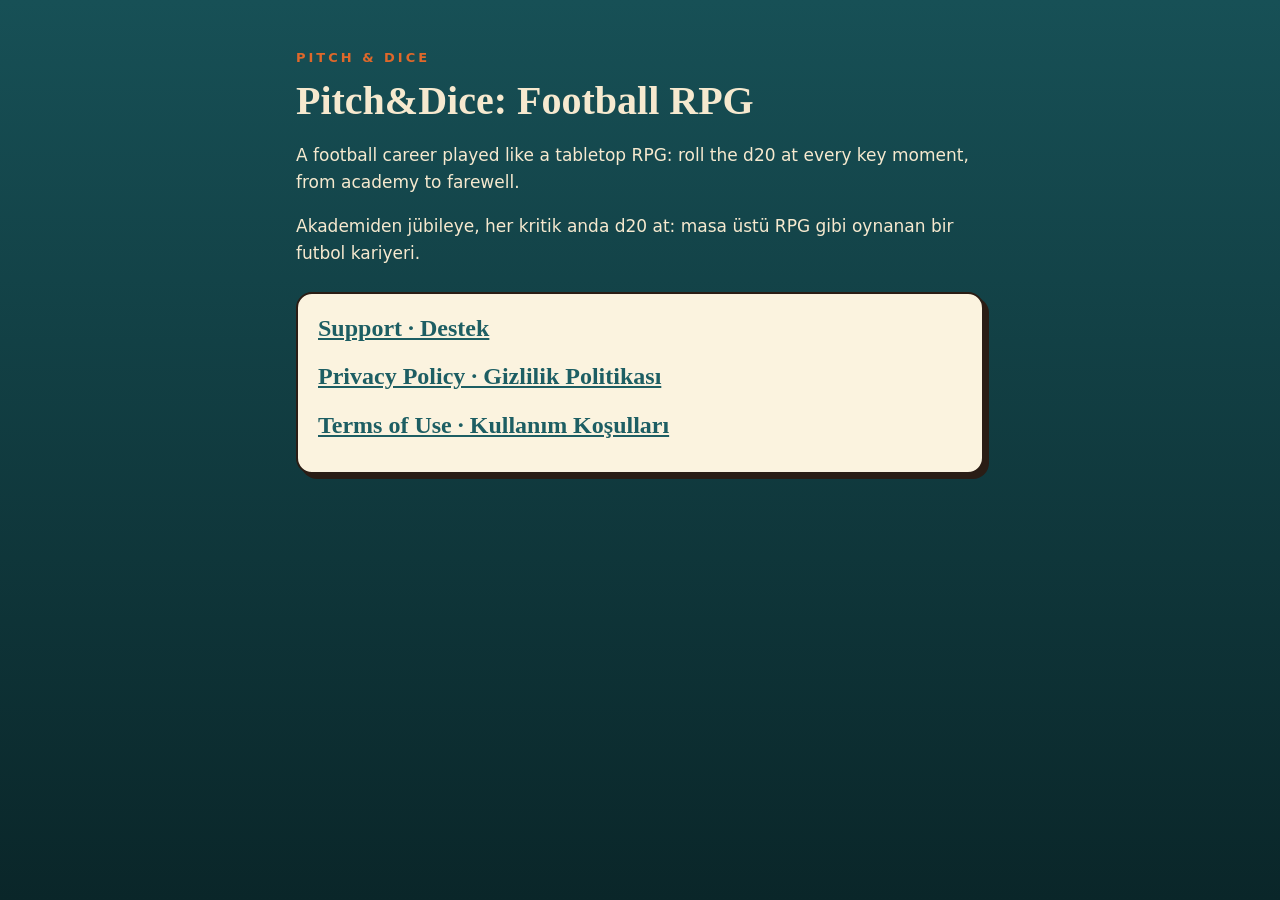
<file: index.html>
<!doctype html>
<html lang="en">
<head>
<meta charset="utf-8">
<meta name="viewport" content="width=device-width, initial-scale=1">
<title>Pitch&amp;Dice: Football RPG</title>
<link rel="stylesheet" href="style.css">
</head>
<body>
<main>
  <p class="eyebrow">PITCH &amp; DICE</p>
  <h1>Pitch&amp;Dice: Football RPG</h1>
  <p>A football career played like a tabletop RPG: roll the d20 at every key moment, from academy to farewell.</p>
  <p>Akademiden jübileye, her kritik anda d20 at: masa üstü RPG gibi oynanan bir futbol kariyeri.</p>
  <section class="card">
    <h2><a href="support.html">Support · Destek</a></h2>
    <h2><a href="privacy.html">Privacy Policy · Gizlilik Politikası</a></h2>
    <h2><a href="terms.html">Terms of Use · Kullanım Koşulları</a></h2>
  </section>
</main>
</body>
</html>
</file>
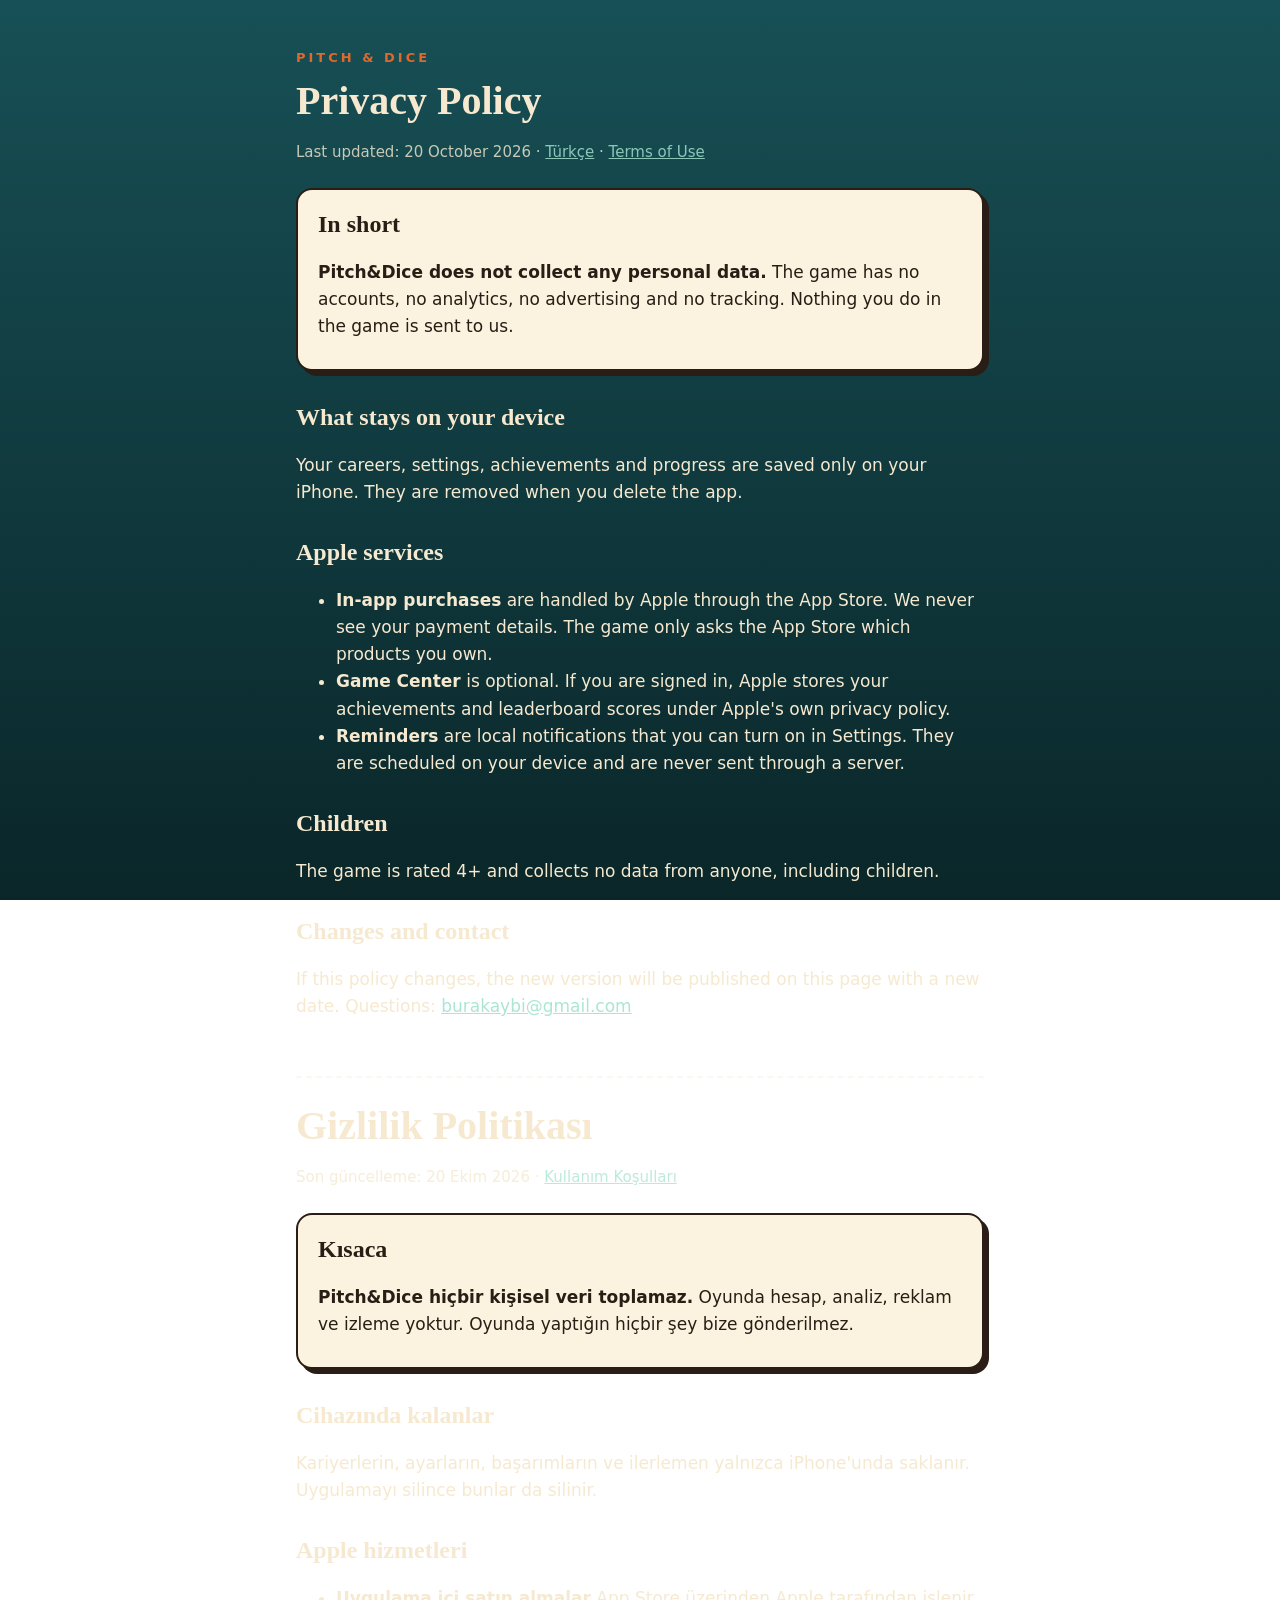
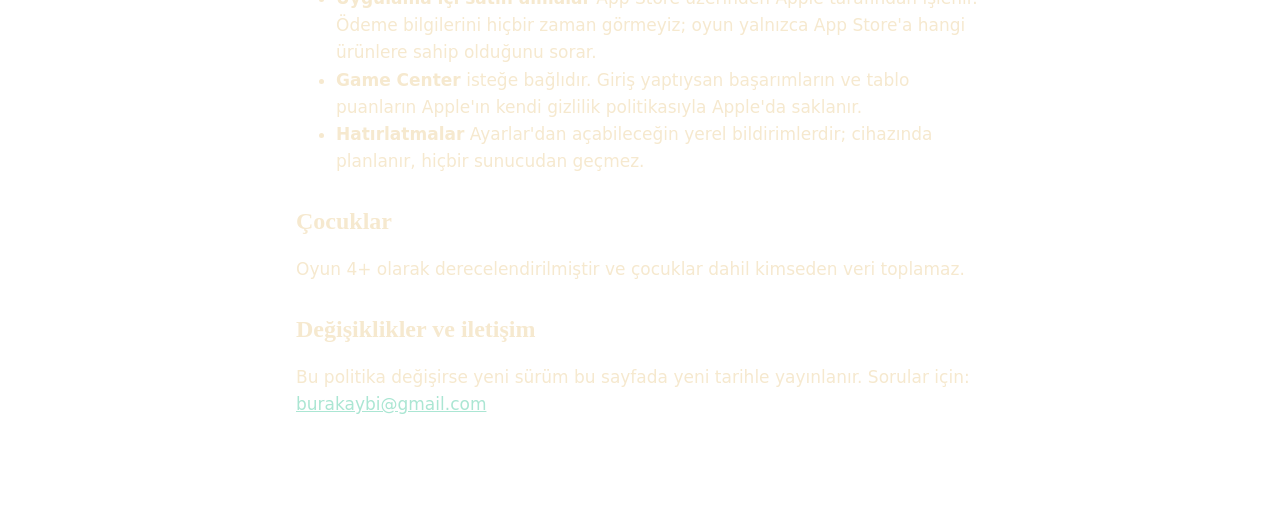
<file: privacy.html>
<!doctype html>
<html lang="en">
<head>
<meta charset="utf-8">
<meta name="viewport" content="width=device-width, initial-scale=1">
<title>Pitch&amp;Dice: Privacy Policy</title>
<link rel="stylesheet" href="style.css">
</head>
<body>
<main>
  <p class="eyebrow">PITCH &amp; DICE</p>
  <h1>Privacy Policy</h1>
  <p class="meta">Last updated: 20 October 2026 · <a href="#tr">Türkçe</a> · <a href="terms.html">Terms of Use</a></p>

  <section class="card">
    <h2>In short</h2>
    <p><strong>Pitch&amp;Dice does not collect any personal data.</strong> The game has no accounts, no analytics,
      no advertising and no tracking. Nothing you do in the game is sent to us.</p>
  </section>

  <h2>What stays on your device</h2>
  <p>Your careers, settings, achievements and progress are saved only on your iPhone. They are removed when you delete
    the app.</p>

  <h2>Apple services</h2>
  <ul>
    <li><strong>In-app purchases</strong> are handled by Apple through the App Store. We never see your payment details.
      The game only asks the App Store which products you own.</li>
    <li><strong>Game Center</strong> is optional. If you are signed in, Apple stores your achievements and leaderboard
      scores under Apple's own privacy policy.</li>
    <li><strong>Reminders</strong> are local notifications that you can turn on in Settings. They are scheduled on your
      device and are never sent through a server.</li>
  </ul>

  <h2>Children</h2>
  <p>The game is rated 4+ and collects no data from anyone, including children.</p>

  <h2>Changes and contact</h2>
  <p>If this policy changes, the new version will be published on this page with a new date. Questions:
    <a href="mailto:burakaybi@gmail.com">burakaybi@gmail.com</a></p>

  <hr id="tr">

  <h1>Gizlilik Politikası</h1>
  <p class="meta">Son güncelleme: 20 Ekim 2026 · <a href="terms.html">Kullanım Koşulları</a></p>

  <section class="card">
    <h2>Kısaca</h2>
    <p><strong>Pitch&amp;Dice hiçbir kişisel veri toplamaz.</strong> Oyunda hesap, analiz, reklam ve izleme yoktur.
      Oyunda yaptığın hiçbir şey bize gönderilmez.</p>
  </section>

  <h2>Cihazında kalanlar</h2>
  <p>Kariyerlerin, ayarların, başarımların ve ilerlemen yalnızca iPhone'unda saklanır. Uygulamayı silince bunlar da
    silinir.</p>

  <h2>Apple hizmetleri</h2>
  <ul>
    <li><strong>Uygulama içi satın almalar</strong> App Store üzerinden Apple tarafından işlenir. Ödeme bilgilerini
      hiçbir zaman görmeyiz; oyun yalnızca App Store'a hangi ürünlere sahip olduğunu sorar.</li>
    <li><strong>Game Center</strong> isteğe bağlıdır. Giriş yaptıysan başarımların ve tablo puanların Apple'ın kendi
      gizlilik politikasıyla Apple'da saklanır.</li>
    <li><strong>Hatırlatmalar</strong> Ayarlar'dan açabileceğin yerel bildirimlerdir; cihazında planlanır, hiçbir
      sunucudan geçmez.</li>
  </ul>

  <h2>Çocuklar</h2>
  <p>Oyun 4+ olarak derecelendirilmiştir ve çocuklar dahil kimseden veri toplamaz.</p>

  <h2>Değişiklikler ve iletişim</h2>
  <p>Bu politika değişirse yeni sürüm bu sayfada yeni tarihle yayınlanır. Sorular için:
    <a href="mailto:burakaybi@gmail.com">burakaybi@gmail.com</a></p>
</main>
</body>
</html>
</file>
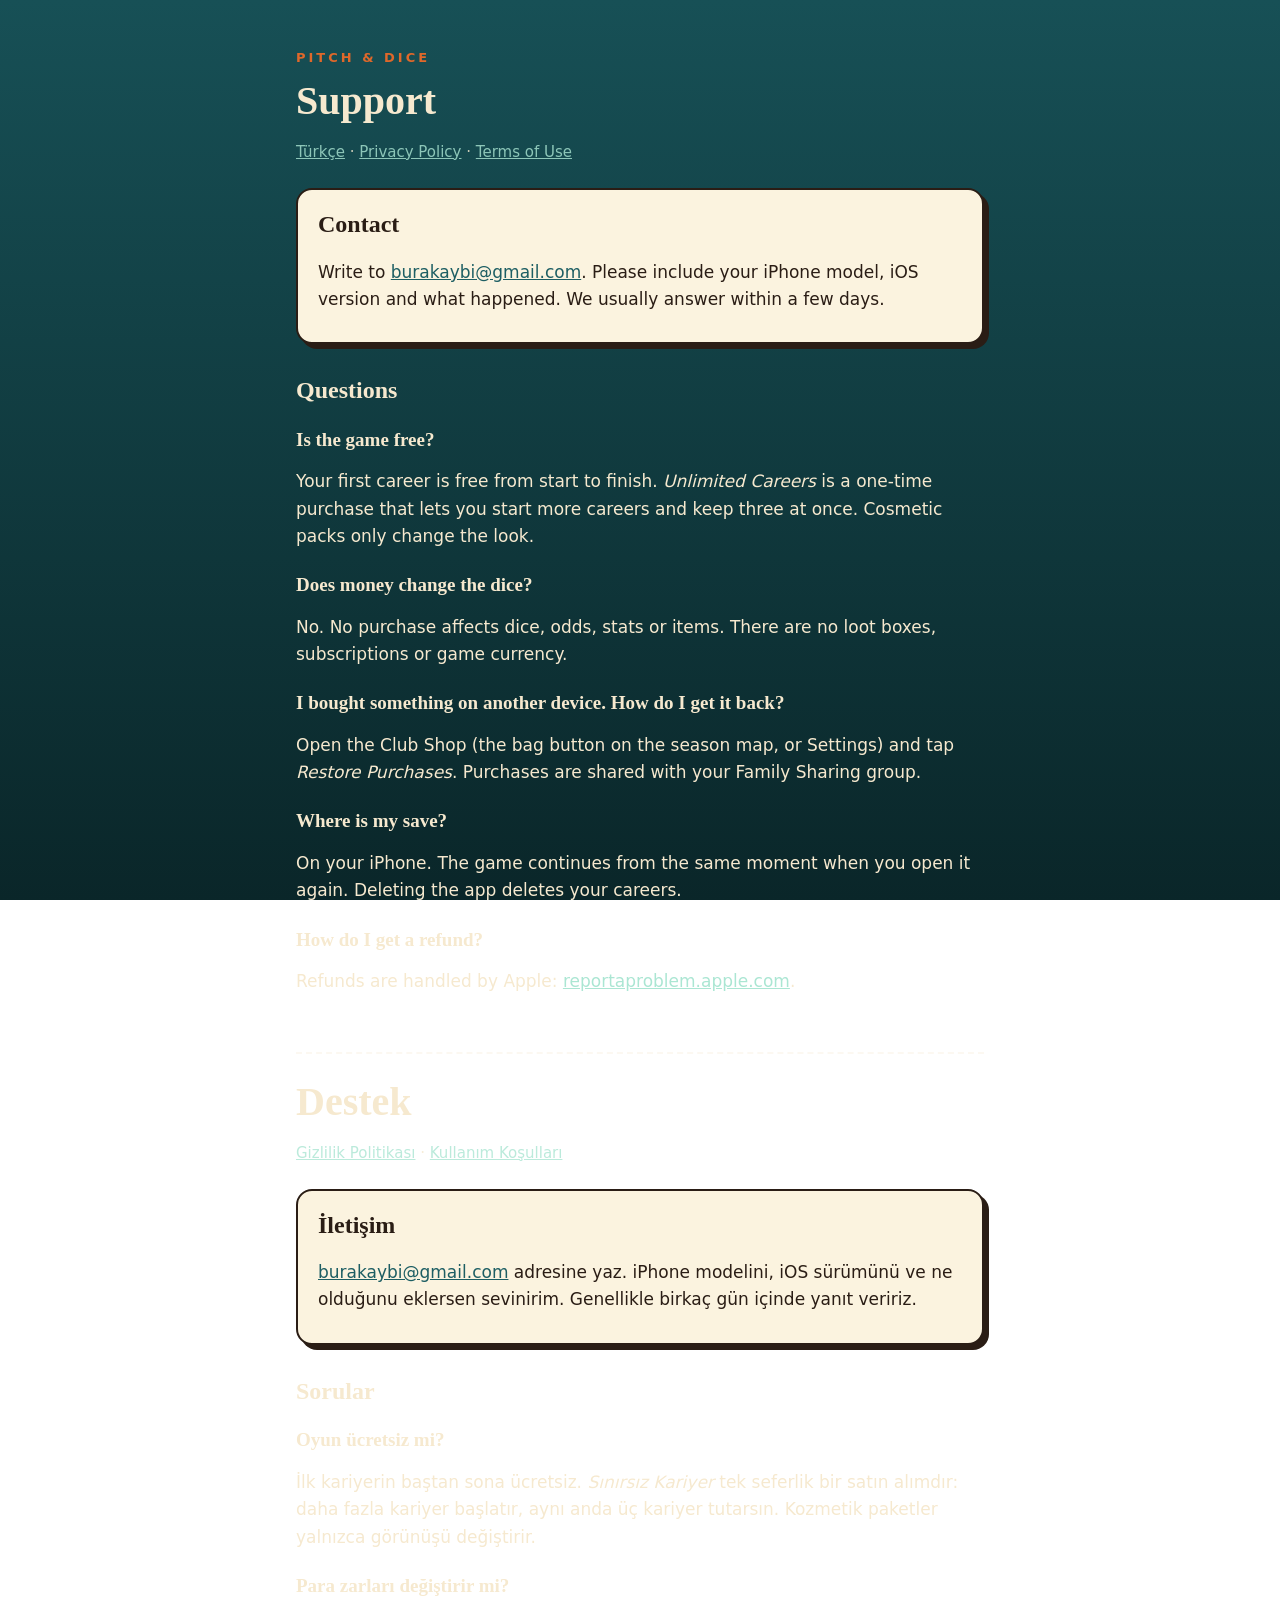
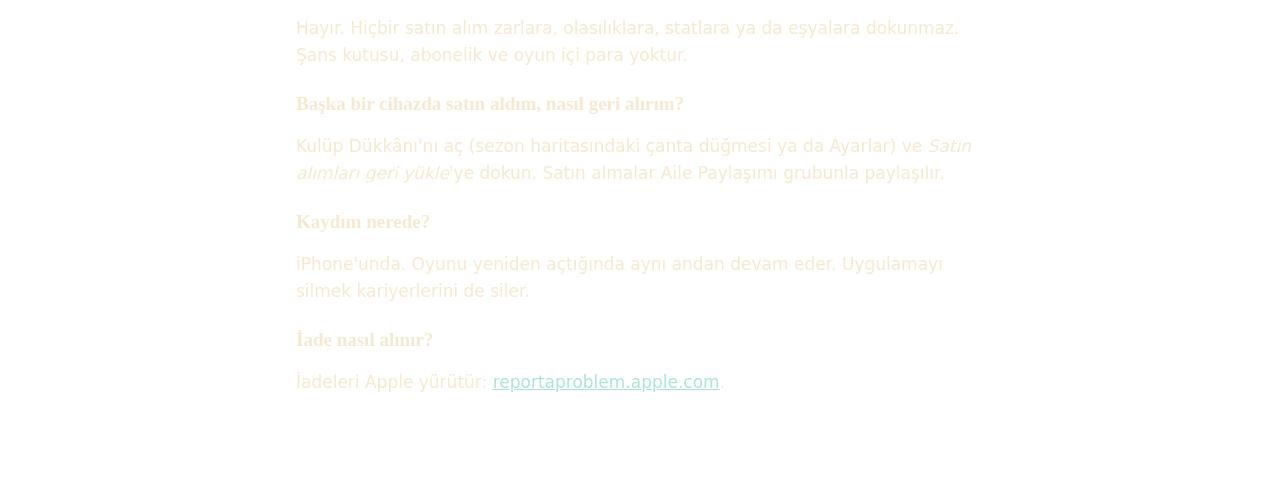
<file: support.html>
<!doctype html>
<html lang="en">
<head>
<meta charset="utf-8">
<meta name="viewport" content="width=device-width, initial-scale=1">
<title>Pitch&amp;Dice: Support</title>
<link rel="stylesheet" href="style.css">
</head>
<body>
<main>
  <p class="eyebrow">PITCH &amp; DICE</p>
  <h1>Support</h1>
  <p class="meta"><a href="#tr">Türkçe</a> · <a href="privacy.html">Privacy Policy</a> · <a href="terms.html">Terms of Use</a></p>

  <section class="card">
    <h2>Contact</h2>
    <p>Write to <a href="mailto:burakaybi@gmail.com">burakaybi@gmail.com</a>. Please include your iPhone model, iOS version and
      what happened. We usually answer within a few days.</p>
  </section>

  <h2>Questions</h2>
  <h3>Is the game free?</h3>
  <p>Your first career is free from start to finish. <em>Unlimited Careers</em> is a one-time purchase that lets you
    start more careers and keep three at once. Cosmetic packs only change the look.</p>
  <h3>Does money change the dice?</h3>
  <p>No. No purchase affects dice, odds, stats or items. There are no loot boxes, subscriptions or game currency.</p>
  <h3>I bought something on another device. How do I get it back?</h3>
  <p>Open the Club Shop (the bag button on the season map, or Settings) and tap <em>Restore Purchases</em>. Purchases
    are shared with your Family Sharing group.</p>
  <h3>Where is my save?</h3>
  <p>On your iPhone. The game continues from the same moment when you open it again. Deleting the app deletes your
    careers.</p>
  <h3>How do I get a refund?</h3>
  <p>Refunds are handled by Apple: <a href="https://reportaproblem.apple.com">reportaproblem.apple.com</a>.</p>

  <hr id="tr">

  <h1>Destek</h1>
  <p class="meta"><a href="privacy.html">Gizlilik Politikası</a> · <a href="terms.html">Kullanım Koşulları</a></p>

  <section class="card">
    <h2>İletişim</h2>
    <p><a href="mailto:burakaybi@gmail.com">burakaybi@gmail.com</a> adresine yaz. iPhone modelini, iOS sürümünü ve ne olduğunu
      eklersen sevinirim. Genellikle birkaç gün içinde yanıt veririz.</p>
  </section>

  <h2>Sorular</h2>
  <h3>Oyun ücretsiz mi?</h3>
  <p>İlk kariyerin baştan sona ücretsiz. <em>Sınırsız Kariyer</em> tek seferlik bir satın alımdır: daha fazla kariyer
    başlatır, aynı anda üç kariyer tutarsın. Kozmetik paketler yalnızca görünüşü değiştirir.</p>
  <h3>Para zarları değiştirir mi?</h3>
  <p>Hayır. Hiçbir satın alım zarlara, olasılıklara, statlara ya da eşyalara dokunmaz. Şans kutusu, abonelik ve oyun içi
    para yoktur.</p>
  <h3>Başka bir cihazda satın aldım, nasıl geri alırım?</h3>
  <p>Kulüp Dükkânı'nı aç (sezon haritasındaki çanta düğmesi ya da Ayarlar) ve <em>Satın alımları geri yükle</em>'ye dokun.
    Satın almalar Aile Paylaşımı grubunla paylaşılır.</p>
  <h3>Kaydım nerede?</h3>
  <p>iPhone'unda. Oyunu yeniden açtığında aynı andan devam eder. Uygulamayı silmek kariyerlerini de siler.</p>
  <h3>İade nasıl alınır?</h3>
  <p>İadeleri Apple yürütür: <a href="https://reportaproblem.apple.com">reportaproblem.apple.com</a>.</p>
</main>
</body>
</html>
</file>
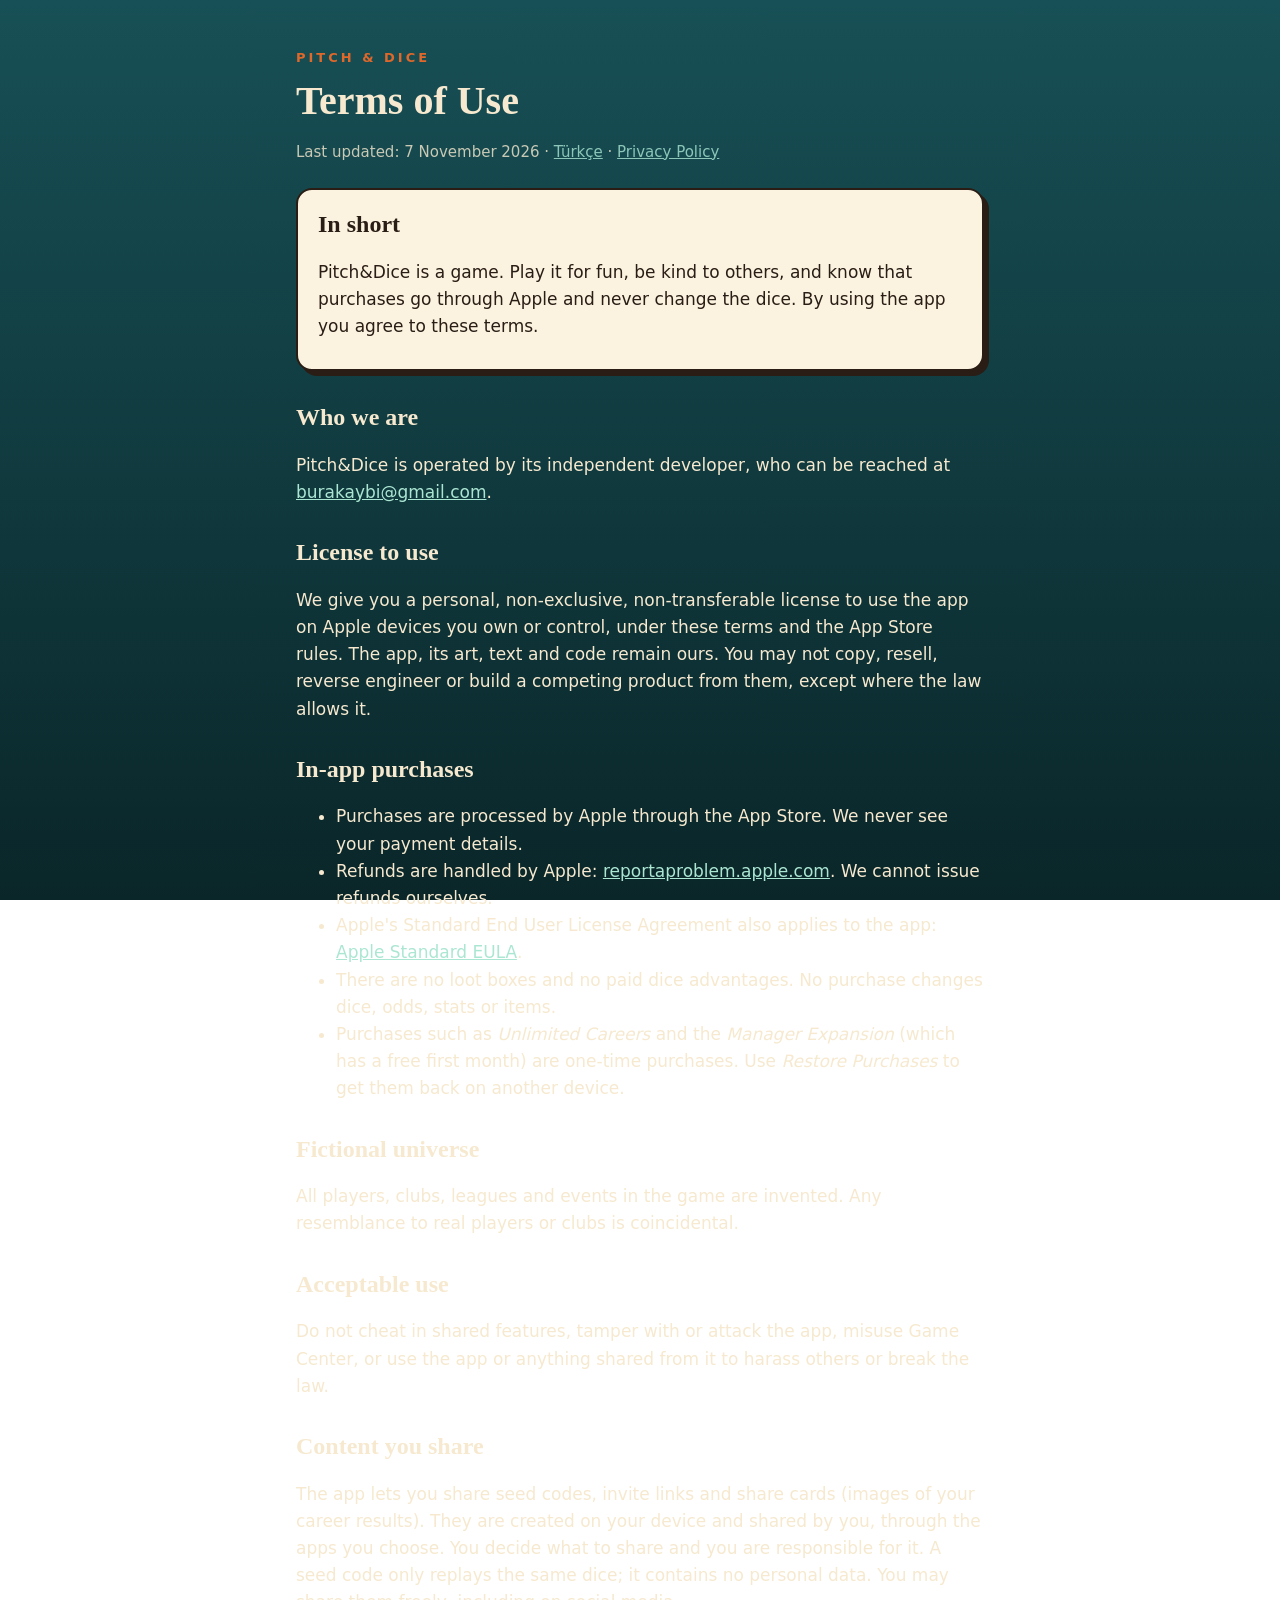
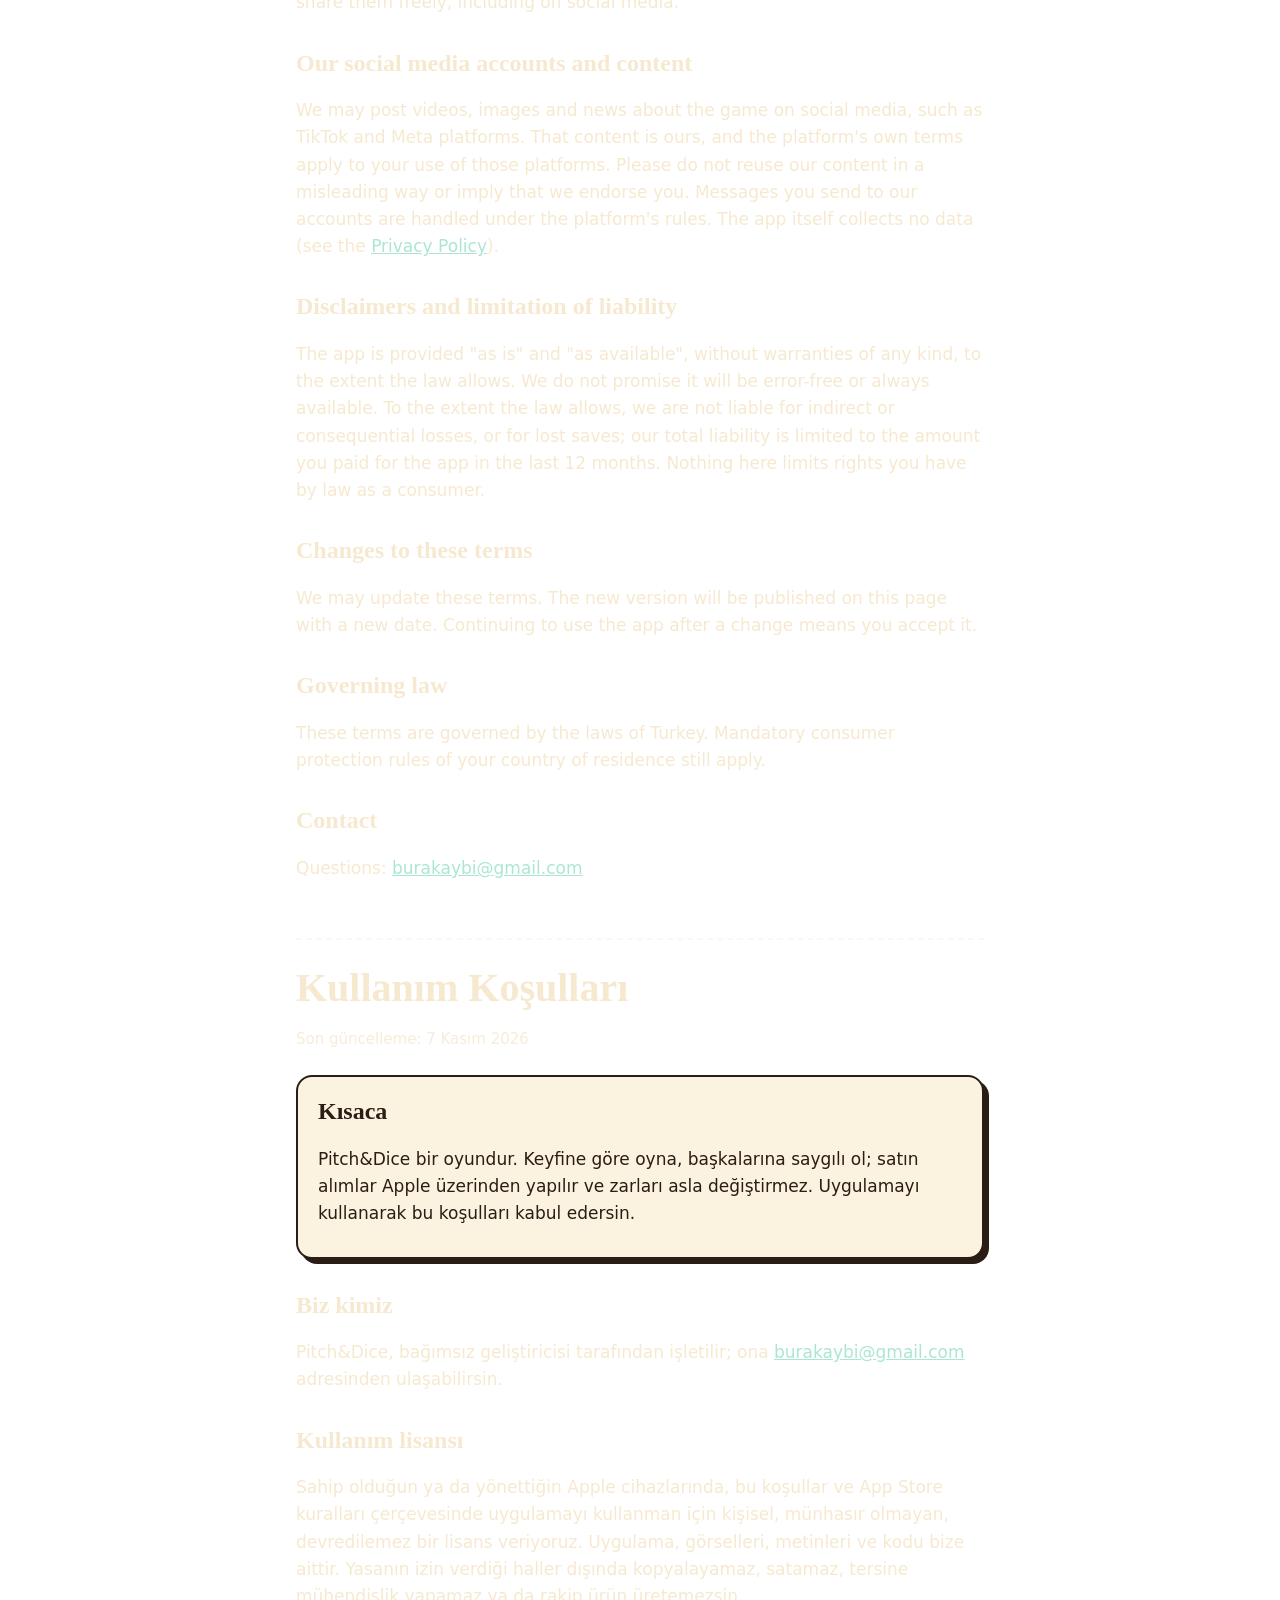
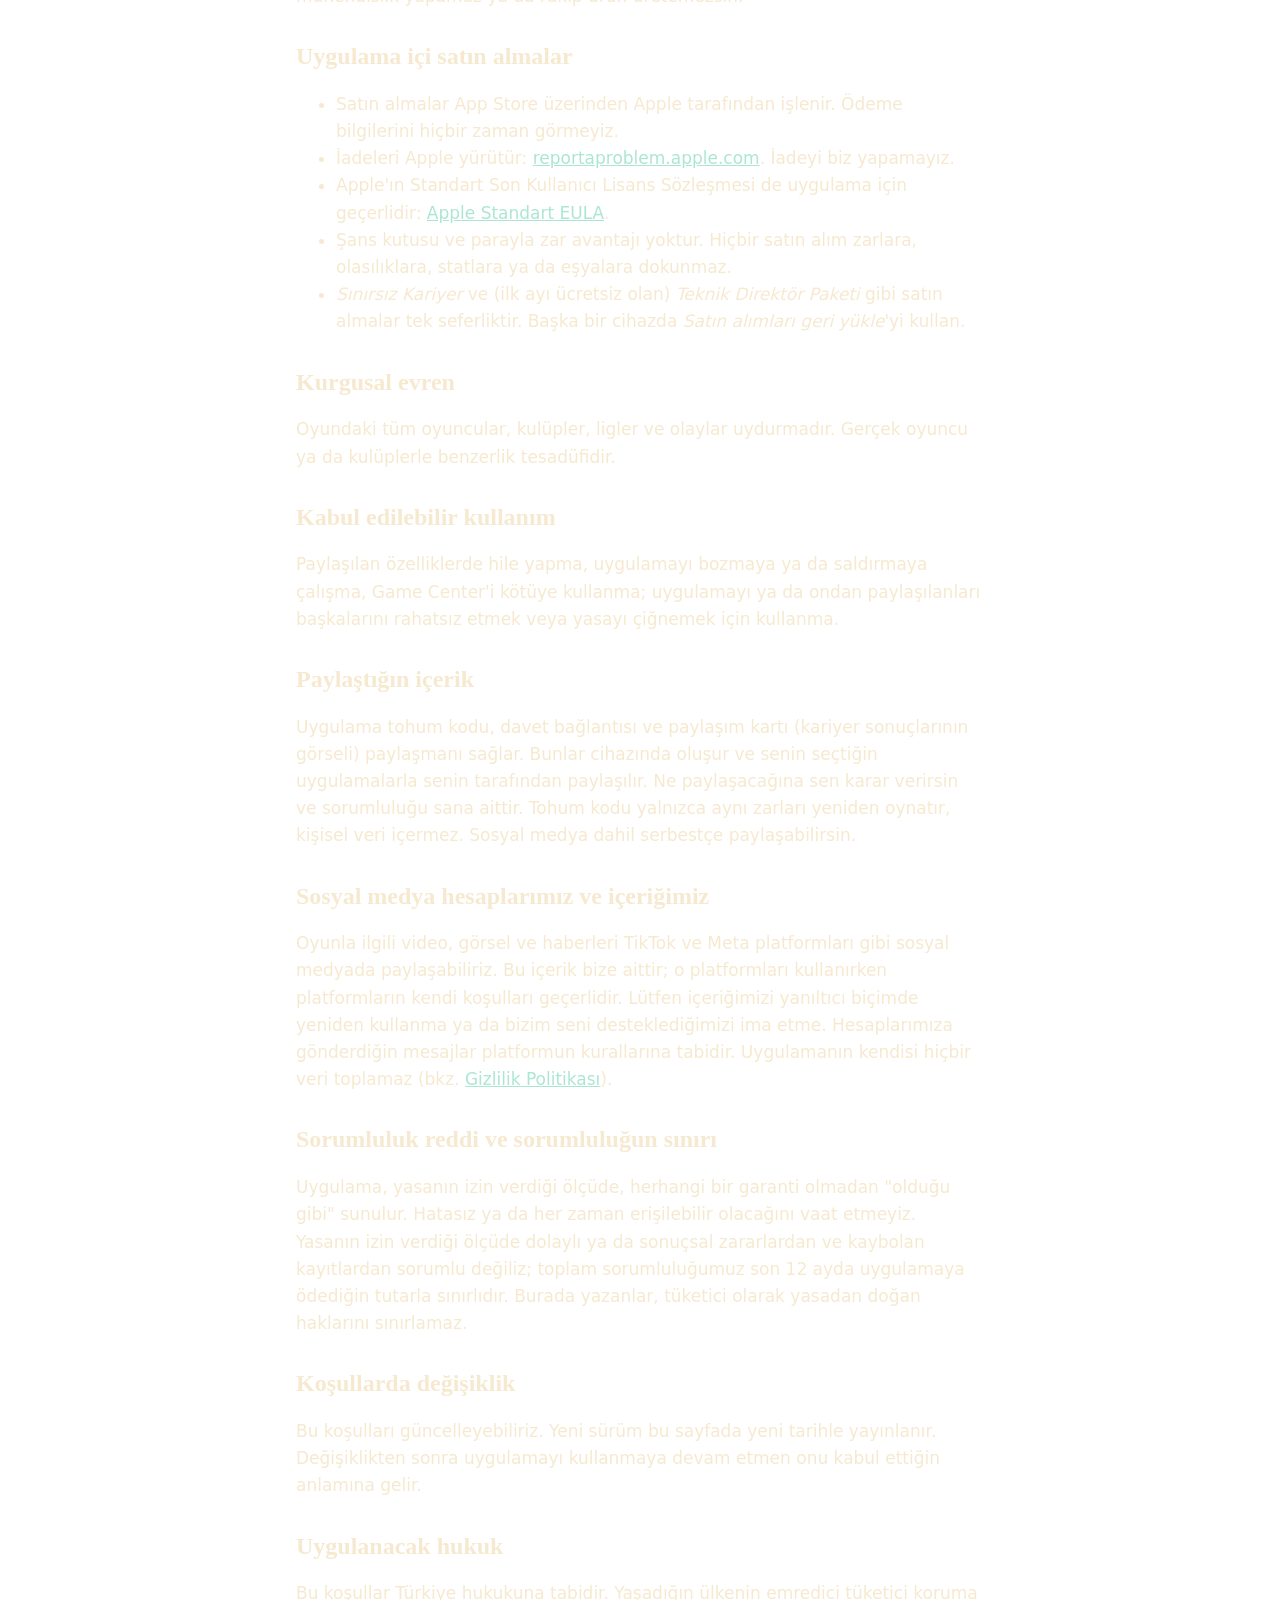
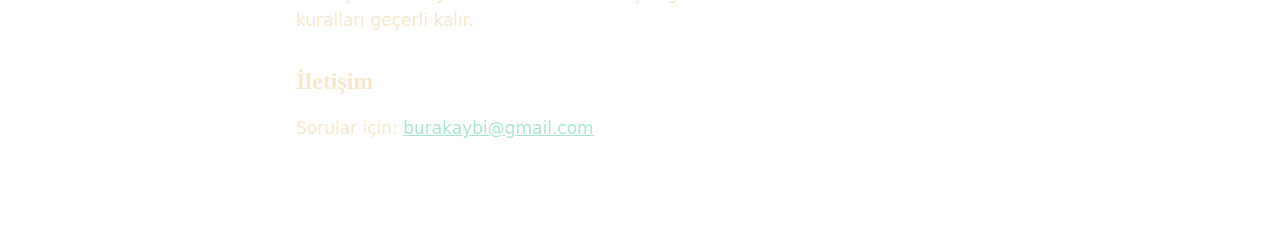
<file: terms.html>
<!doctype html>
<html lang="en">
<head>
<meta charset="utf-8">
<meta name="viewport" content="width=device-width, initial-scale=1">
<title>Pitch&amp;Dice: Terms of Use</title>
<link rel="stylesheet" href="style.css">
</head>
<body>
<main>
  <p class="eyebrow">PITCH &amp; DICE</p>
  <h1>Terms of Use</h1>
  <p class="meta">Last updated: 7 November 2026 · <a href="#tr">Türkçe</a> · <a href="privacy.html">Privacy Policy</a></p>

  <section class="card">
    <h2>In short</h2>
    <p>Pitch&amp;Dice is a game. Play it for fun, be kind to others, and know that purchases go through Apple and never
      change the dice. By using the app you agree to these terms.</p>
  </section>

  <h2>Who we are</h2>
  <p>Pitch&amp;Dice is operated by its independent developer, who can be reached at
    <a href="mailto:burakaybi@gmail.com">burakaybi@gmail.com</a>.</p>

  <h2>License to use</h2>
  <p>We give you a personal, non-exclusive, non-transferable license to use the app on Apple devices you own or
    control, under these terms and the App Store rules. The app, its art, text and code remain ours. You may not copy,
    resell, reverse engineer or build a competing product from them, except where the law allows it.</p>

  <h2>In-app purchases</h2>
  <ul>
    <li>Purchases are processed by Apple through the App Store. We never see your payment details.</li>
    <li>Refunds are handled by Apple: <a href="https://reportaproblem.apple.com">reportaproblem.apple.com</a>.
      We cannot issue refunds ourselves.</li>
    <li>Apple's Standard End User License Agreement also applies to the app:
      <a href="https://www.apple.com/legal/internet-services/itunes/dev/stdeula/">Apple Standard EULA</a>.</li>
    <li>There are no loot boxes and no paid dice advantages. No purchase changes dice, odds, stats or items.</li>
    <li>Purchases such as <em>Unlimited Careers</em> and the <em>Manager Expansion</em> (which has a free first month)
      are one-time purchases. Use <em>Restore Purchases</em> to get them back on another device.</li>
  </ul>

  <h2>Fictional universe</h2>
  <p>All players, clubs, leagues and events in the game are invented. Any resemblance to real players or clubs is
    coincidental.</p>

  <h2>Acceptable use</h2>
  <p>Do not cheat in shared features, tamper with or attack the app, misuse Game Center, or use the app or anything
    shared from it to harass others or break the law.</p>

  <h2>Content you share</h2>
  <p>The app lets you share seed codes, invite links and share cards (images of your career results). They are created
    on your device and shared by you, through the apps you choose. You decide what to share and you are responsible
    for it. A seed code only replays the same dice; it contains no personal data. You may share them freely, including
    on social media.</p>

  <h2>Our social media accounts and content</h2>
  <p>We may post videos, images and news about the game on social media, such as TikTok and Meta platforms. That content
    is ours, and the platform's own terms apply to your use of those platforms. Please do not reuse our content in a
    misleading way or imply that we endorse you. Messages you send to our accounts are handled under the platform's
    rules. The app itself collects no data (see the <a href="privacy.html">Privacy Policy</a>).</p>

  <h2>Disclaimers and limitation of liability</h2>
  <p>The app is provided "as is" and "as available", without warranties of any kind, to the extent the law allows. We do
    not promise it will be error-free or always available. To the extent the law allows, we are not liable for indirect
    or consequential losses, or for lost saves; our total liability is limited to the amount you paid for the app in
    the last 12 months. Nothing here limits rights you have by law as a consumer.</p>

  <h2>Changes to these terms</h2>
  <p>We may update these terms. The new version will be published on this page with a new date. Continuing to use the
    app after a change means you accept it.</p>

  <h2>Governing law</h2>
  <p>These terms are governed by the laws of Turkey. Mandatory consumer protection rules of your country of residence
    still apply.</p>

  <h2>Contact</h2>
  <p>Questions: <a href="mailto:burakaybi@gmail.com">burakaybi@gmail.com</a></p>

  <hr id="tr">

  <h1>Kullanım Koşulları</h1>
  <p class="meta">Son güncelleme: 7 Kasım 2026</p>

  <section class="card">
    <h2>Kısaca</h2>
    <p>Pitch&amp;Dice bir oyundur. Keyfine göre oyna, başkalarına saygılı ol; satın alımlar Apple üzerinden yapılır ve
      zarları asla değiştirmez. Uygulamayı kullanarak bu koşulları kabul edersin.</p>
  </section>

  <h2>Biz kimiz</h2>
  <p>Pitch&amp;Dice, bağımsız geliştiricisi tarafından işletilir; ona
    <a href="mailto:burakaybi@gmail.com">burakaybi@gmail.com</a> adresinden ulaşabilirsin.</p>

  <h2>Kullanım lisansı</h2>
  <p>Sahip olduğun ya da yönettiğin Apple cihazlarında, bu koşullar ve App Store kuralları çerçevesinde uygulamayı
    kullanman için kişisel, münhasır olmayan, devredilemez bir lisans veriyoruz. Uygulama, görselleri, metinleri ve kodu
    bize aittir. Yasanın izin verdiği haller dışında kopyalayamaz, satamaz, tersine mühendislik yapamaz ya da rakip ürün
    üretemezsin.</p>

  <h2>Uygulama içi satın almalar</h2>
  <ul>
    <li>Satın almalar App Store üzerinden Apple tarafından işlenir. Ödeme bilgilerini hiçbir zaman görmeyiz.</li>
    <li>İadeleri Apple yürütür: <a href="https://reportaproblem.apple.com">reportaproblem.apple.com</a>.
      İadeyi biz yapamayız.</li>
    <li>Apple'ın Standart Son Kullanıcı Lisans Sözleşmesi de uygulama için geçerlidir:
      <a href="https://www.apple.com/legal/internet-services/itunes/dev/stdeula/">Apple Standart EULA</a>.</li>
    <li>Şans kutusu ve parayla zar avantajı yoktur. Hiçbir satın alım zarlara, olasılıklara, statlara ya da eşyalara
      dokunmaz.</li>
    <li><em>Sınırsız Kariyer</em> ve (ilk ayı ücretsiz olan) <em>Teknik Direktör Paketi</em> gibi satın almalar tek
      seferliktir. Başka bir cihazda <em>Satın alımları geri yükle</em>'yi kullan.</li>
  </ul>

  <h2>Kurgusal evren</h2>
  <p>Oyundaki tüm oyuncular, kulüpler, ligler ve olaylar uydurmadır. Gerçek oyuncu ya da kulüplerle benzerlik tesadüfidir.</p>

  <h2>Kabul edilebilir kullanım</h2>
  <p>Paylaşılan özelliklerde hile yapma, uygulamayı bozmaya ya da saldırmaya çalışma, Game Center'i kötüye kullanma;
    uygulamayı ya da ondan paylaşılanları başkalarını rahatsız etmek veya yasayı çiğnemek için kullanma.</p>

  <h2>Paylaştığın içerik</h2>
  <p>Uygulama tohum kodu, davet bağlantısı ve paylaşım kartı (kariyer sonuçlarının görseli) paylaşmanı sağlar. Bunlar
    cihazında oluşur ve senin seçtiğin uygulamalarla senin tarafından paylaşılır. Ne paylaşacağına sen karar verirsin ve
    sorumluluğu sana aittir. Tohum kodu yalnızca aynı zarları yeniden oynatır, kişisel veri içermez. Sosyal medya dahil
    serbestçe paylaşabilirsin.</p>

  <h2>Sosyal medya hesaplarımız ve içeriğimiz</h2>
  <p>Oyunla ilgili video, görsel ve haberleri TikTok ve Meta platformları gibi sosyal medyada paylaşabiliriz. Bu içerik
    bize aittir; o platformları kullanırken platformların kendi koşulları geçerlidir. Lütfen içeriğimizi yanıltıcı
    biçimde yeniden kullanma ya da bizim seni desteklediğimizi ima etme. Hesaplarımıza gönderdiğin mesajlar platformun
    kurallarına tabidir. Uygulamanın kendisi hiçbir veri toplamaz (bkz. <a href="privacy.html">Gizlilik Politikası</a>).</p>

  <h2>Sorumluluk reddi ve sorumluluğun sınırı</h2>
  <p>Uygulama, yasanın izin verdiği ölçüde, herhangi bir garanti olmadan "olduğu gibi" sunulur. Hatasız ya da her zaman
    erişilebilir olacağını vaat etmeyiz. Yasanın izin verdiği ölçüde dolaylı ya da sonuçsal zararlardan ve kaybolan
    kayıtlardan sorumlu değiliz; toplam sorumluluğumuz son 12 ayda uygulamaya ödediğin tutarla sınırlıdır. Burada
    yazanlar, tüketici olarak yasadan doğan haklarını sınırlamaz.</p>

  <h2>Koşullarda değişiklik</h2>
  <p>Bu koşulları güncelleyebiliriz. Yeni sürüm bu sayfada yeni tarihle yayınlanır. Değişiklikten sonra uygulamayı
    kullanmaya devam etmen onu kabul ettiğin anlamına gelir.</p>

  <h2>Uygulanacak hukuk</h2>
  <p>Bu koşullar Türkiye hukukuna tabidir. Yaşadığın ülkenin emredici tüketici koruma kuralları geçerli kalır.</p>

  <h2>İletişim</h2>
  <p>Sorular için: <a href="mailto:burakaybi@gmail.com">burakaybi@gmail.com</a></p>
</main>
</body>
</html>
</file>
<file: style.css>
/* The game's sticker-album look (docs/album-theme.md) for the privacy and support pages. */
:root {
  --page: #0A2629;
  --page-top: #175056;
  --cream: #FBF3DF;
  --cream-text: #F6E9CF;
  --ink: #2A1D15;
  --orange: #E0682A;
  --mint: #ABE6D3;
}
* { box-sizing: border-box; }
body {
  margin: 0;
  background: linear-gradient(var(--page-top), var(--page)) fixed;
  color: var(--cream-text);
  font: 17px/1.6 ui-rounded, -apple-system, "SF Pro Rounded", system-ui, sans-serif;
}
main { max-width: 720px; margin: 0 auto; padding: 48px 16px 80px; }
.eyebrow { color: var(--orange); font-weight: 800; letter-spacing: 3px; font-size: 13px; margin: 0; }
h1, h2, h3 { font-family: ui-serif, "New York", Georgia, serif; font-weight: 900; line-height: 1.2; }
h1 { font-size: 40px; margin: 8px 0; }
h2 { font-size: 24px; margin-top: 32px; }
h3 { font-size: 19px; margin: 24px 0 4px; }
.meta { opacity: 0.8; font-size: 15px; }
a { color: var(--mint); }
.card {
  background: var(--cream);
  color: var(--ink);
  border: 2.5px solid var(--ink);
  border-radius: 16px;
  box-shadow: 5px 5px 0 var(--ink);
  padding: 4px 20px 12px;
  margin: 24px 0;
}
.card h2 { margin-top: 16px; }
.card a { color: #1D5E63; }
hr { border: 0; border-top: 2px dashed rgba(246, 233, 207, 0.3); margin: 56px 0 24px; }
</file>
